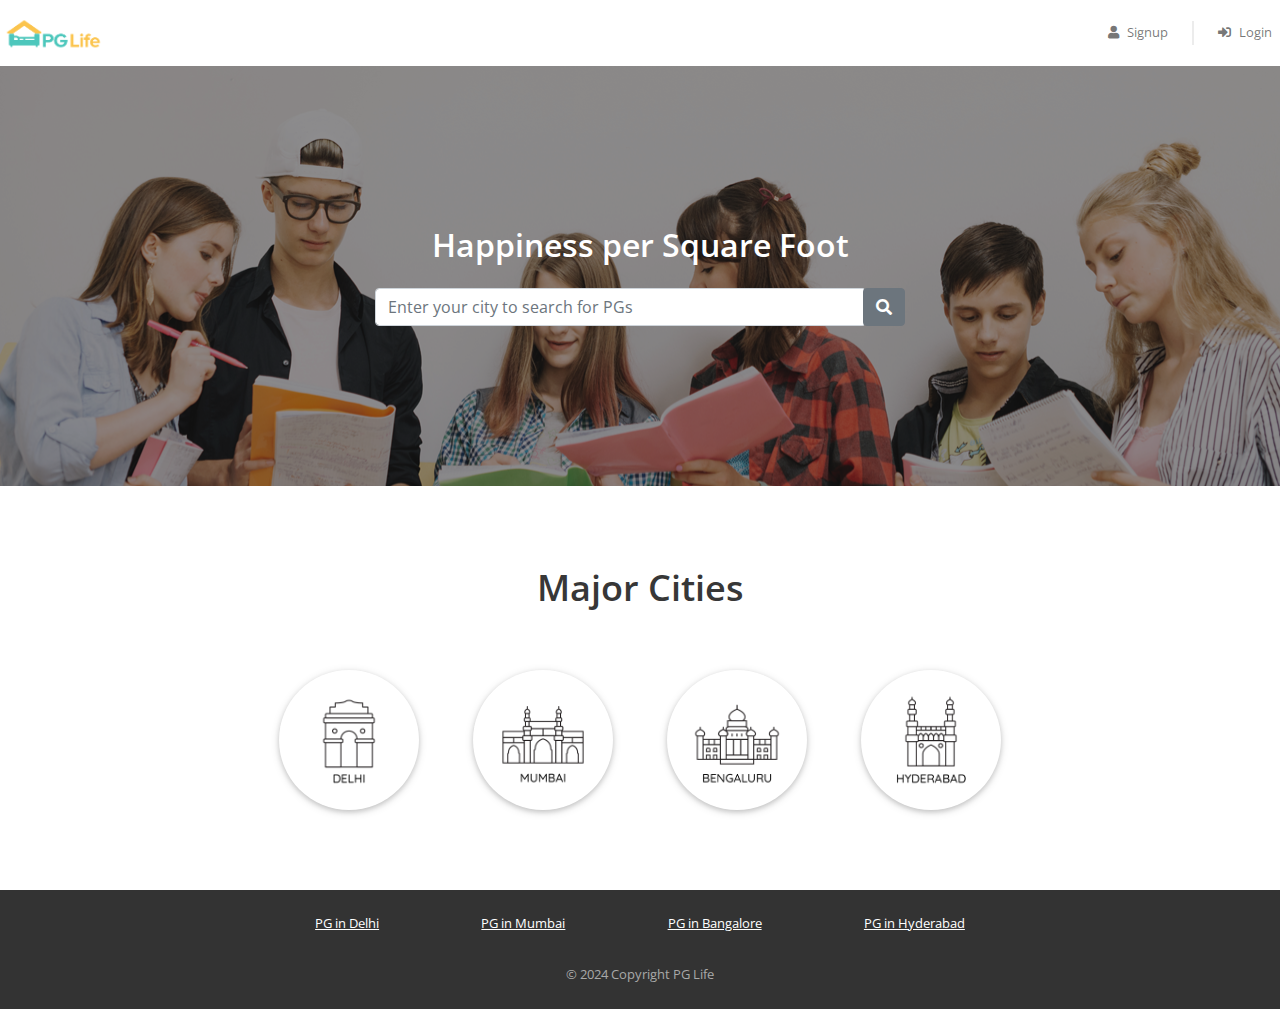
<file: index.html>
<!DOCTYPE html>
<html lang="en">

<head>
    <meta name="viewport" content="width=device-width, initial-scale=1">
    <title>Welcome | PG Life</title>

    <link href="css/bootstrap.css" rel="stylesheet" />
    <link href="https://use.fontawesome.com/releases/v5.11.2/css/all.css" rel="stylesheet" />
    <link href="https://fonts.googleapis.com/css2?family=Open+Sans:ital,wght@0,300;0,400;0,600;0,700;0,800;1,300;1,400;1,600;1,700;1,800&display=swap" rel="stylesheet" />
    <link href="css/common.css" rel="stylesheet" />
    <link href="css/home.css" rel="stylesheet" />
</head>

<body>
    <div class="header sticky-top">
        <nav class="navbar navbar-expand-md navbar-light">
            <a class="navbar-brand" href="index.html">
                <img src="img/logo.png" />
            </a>
            <button class="navbar-toggler" type="button" data-toggle="collapse" data-target="#my-navbar">
                <span class="navbar-toggler-icon"></span>
            </button>

            <div class="collapse navbar-collapse justify-content-end" id="my-navbar">
                <ul class="navbar-nav">
                    <li class="nav-item">
                        <a class="nav-link" href="#" data-toggle="modal" data-target="#signup-modal">
                            <i class="fas fa-user"></i>Signup
                        </a>
                    </li>
                    <div class="nav-vl"></div>
                    <li class="nav-item">
                        <a class="nav-link" href="#" data-toggle="modal" data-target="#login-modal">
                            <i class="fas fa-sign-in-alt"></i>Login
                        </a>
                    </li>
                </ul>
            </div>
        </nav>
    </div>

    <div id="loading">
    </div>

    <div class="banner-container">
        <h2 class="white pb-3">Happiness per Square Foot</h2>

        <form id="search-form">
            <div class="input-group city-search">
                <input type="text" class="form-control input-city" id='city' name='city' placeholder="Enter your city to search for PGs" />
                <div class="input-group-append">
                    <button type="submit" class="btn btn-secondary">
                        <i class="fa fa-search"></i>
                    </button>
                </div>
            </div>
        </form>
    </div>

    <div class="page-container">
        <h1 class="city-heading">
            Major Cities
        </h1>
        <div class="row">
            <div class="city-card-container col-md">
                <a href="property_list.html">
                    <div class="city-card rounded-circle">
                        <img src="img/delhi.png" class="city-img" />
                    </div>
                </a>
            </div>

            <div class="city-card-container col-md">
                <a href="property_list.html">
                    <div class="city-card rounded-circle">
                        <img src="img/mumbai.png" class="city-img" />
                    </div>
                </a>
            </div>

            <div class="city-card-container col-md">
                <a href="property_list.html">
                    <div class="city-card rounded-circle">
                        <img src="img/bangalore.png" class="city-img" />
                    </div>
                </a>
            </div>

            <div class="city-card-container col-md">
                <a href="property_list.html">
                    <div class="city-card rounded-circle">
                        <img src="img/hyderabad.png" class="city-img" />
                    </div>
                </a>
            </div>
        </div>
    </div>

    <div class="modal fade" id="signup-modal" tabindex="-1" role="dialog" aria-labelledby="signup-heading" aria-hidden="true">
        <div class="modal-dialog" role="document">
            <div class="modal-content">
                <div class="modal-header">
                    <h5 class="modal-title" id="signup-heading">Signup with PGLife</h5>
                    <button type="button" class="close" data-dismiss="modal" aria-label="Close">
                        <span aria-hidden="true">&times;</span>
                    </button>
                </div>

                <div class="modal-body">
                    <form id="signup-form" class="form" role="form">
                        <div class="input-group form-group">
                            <div class="input-group-prepend">
                                <span class="input-group-text">
                                    <i class="fas fa-user"></i>
                                </span>
                            </div>
                            <input type="text" class="form-control" name="full_name" placeholder="Full Name" maxlength="30" required>
                        </div>

                        <div class="input-group form-group">
                            <div class="input-group-prepend">
                                <span class="input-group-text">
                                    <i class="fas fa-phone-alt"></i>
                                </span>
                            </div>
                            <input type="text" class="form-control" name="phone" placeholder="Phone Number" maxlength="10" minlength="10" required>
                        </div>

                        <div class="input-group form-group">
                            <div class="input-group-prepend">
                                <span class="input-group-text">
                                    <i class="fas fa-envelope"></i>
                                </span>
                            </div>
                            <input type="email" class="form-control" name="email" placeholder="Email" required>
                        </div>

                        <div class="input-group form-group">
                            <div class="input-group-prepend">
                                <span class="input-group-text">
                                    <i class="fas fa-lock"></i>
                                </span>
                            </div>
                            <input type="password" class="form-control" name="password" placeholder="Password" minlength="6" required>
                        </div>

                        <div class="input-group form-group">
                            <div class="input-group-prepend">
                                <span class="input-group-text">
                                    <i class="fas fa-university"></i>
                                </span>
                            </div>
                            <input type="text" class="form-control" name="college_name" placeholder="College Name" maxlength="150" required>
                        </div>

                        <div class="form-group">
                            <span>I'm a</span>
                            <input type="radio" class="ml-3" id="gender-male" name="gender" value="male" /> Male
                            <label for="gender-male">
                            </label>
                            <input type="radio" class="ml-3" id="gender-female" name="gender" value="female" />
                            <label for="gender-female">
                                Female
                            </label>
                        </div>

                        <div class="form-group">
                            <button type="submit" class="btn btn-block btn-primary">Create Account</button>
                        </div>
                    </form>
                </div>

                <div class="modal-footer">
                    <span>Already have an account?
                        <a href="#" data-dismiss="modal" data-toggle="modal" data-target="#login-modal">Login</a>
                    </span>
                </div>
            </div>
        </div>
    </div>

    <div class="modal fade" id="login-modal" tabindex="-1" role="dialog" aria-labelledby="login-heading" aria-hidden="true">
        <div class="modal-dialog modal-dialog-centered" role="document">
            <div class="modal-content">
                <div class="modal-header">
                    <h5 class="modal-title" id="login-heading">Login with PGLife</h5>
                    <button type="button" class="close" data-dismiss="modal" aria-label="Close">
                        <span aria-hidden="true">&times;</span>
                    </button>
                </div>

                <div class="modal-body">
                    <form id="login-form" class="form" role="form">
                        <div class="input-group form-group">
                            <div class="input-group-prepend">
                                <span class="input-group-text">
                                    <i class="fas fa-user"></i>
                                </span>
                            </div>
                            <input type="email" class="form-control" name="email" placeholder="Email" required>
                        </div>

                        <div class="input-group form-group">
                            <div class="input-group-prepend">
                                <span class="input-group-text">
                                    <i class="fas fa-lock"></i>
                                </span>
                            </div>
                            <input type="password" class="form-control" name="password" placeholder="Password" minlength="6" required>
                        </div>

                        <div class="form-group">
                            <button type="submit" class="btn btn-block btn-primary">Login</button>
                        </div>
                    </form>
                </div>

                <div class="modal-footer">
                    <span>
                        <a href="#" data-dismiss="modal" data-toggle="modal" data-target="#signup-modal">Click here</a>
                        to register a new account
                    </span>
                </div>
            </div>
        </div>
    </div>

    <div class="footer">
        <div class="page-container footer-container">
            <div class="footer-cities">
                <div class="footer-city">
                    <a href="property_list.html">PG in Delhi</a>
                </div>
                <div class="footer-city">
                    <a href="property_list.html">PG in Mumbai</a>
                </div>
                <div class="footer-city">
                    <a href="property_list.html">PG in Bangalore</a>
                </div>
                <div class="footer-city">
                    <a href="property_list.html">PG in Hyderabad</a>
                </div>
            </div>
            <div class="footer-copyright">© 2024 Copyright PG Life </div>
        </div>
    </div>

    <script type="text/javascript" src="js/jquery.js"></script>
    <script type="text/javascript" src="js/bootstrap.min.js"></script>

    
</body>

</html>
</file>
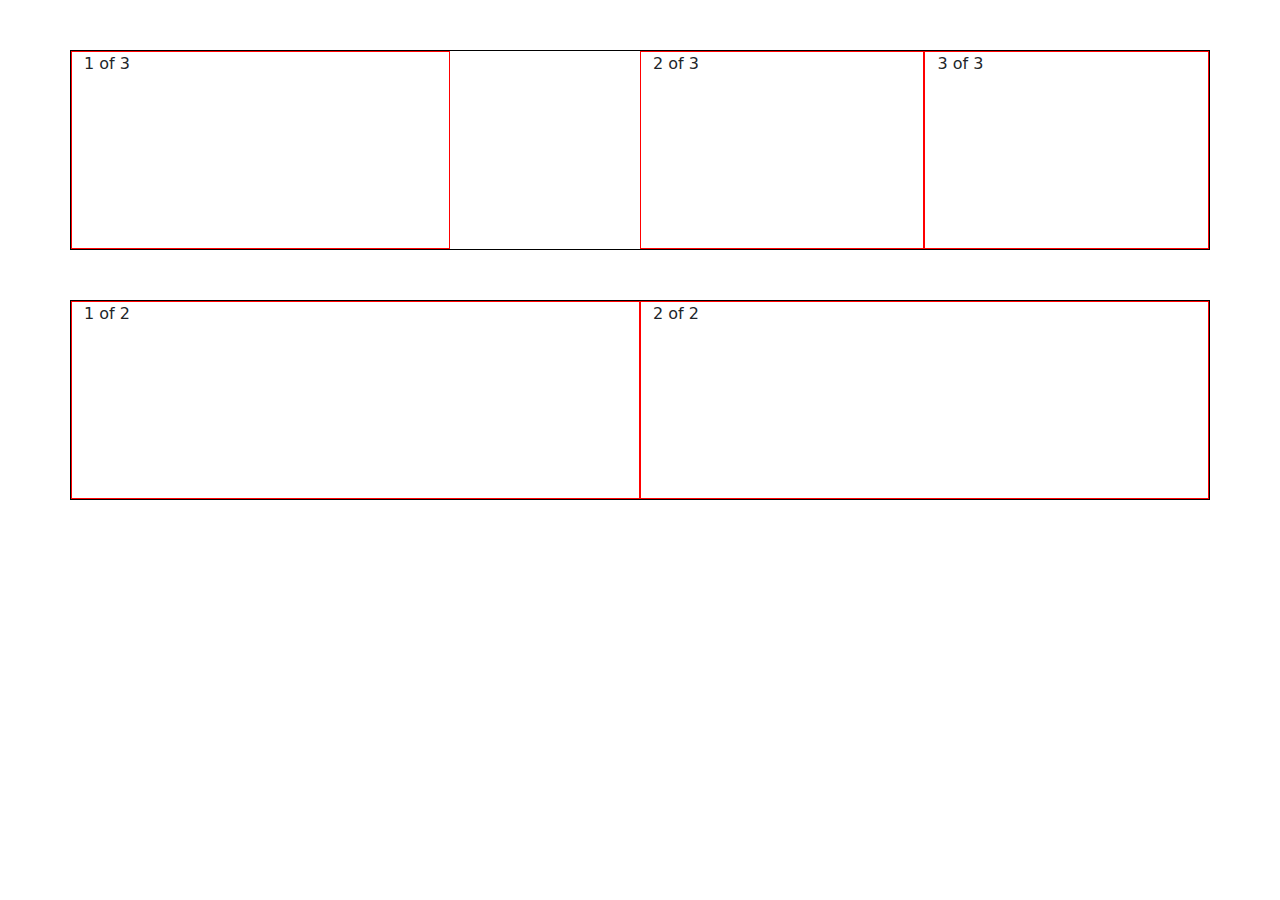
<file: bootstrap_example/index.html>
<! DOCTYPE html>
<html>
    <head>
       <meta name="viewport" content="width=device-width, initial-scale=1">
        <link rel="stylesheet" href="bootstrap.min.css" type="text/css" />
        <link rel="stylesheet" href="style.css" type="text/css" />
    </head>
    <body>
        <div class="container">
            <div class="row">
                <div class="col-4">
                    1 of 3
                </div>
                <div class="col-3 offset-2">
                    2 of 3
                </div>
                <div class="col-3">
                    3 of 3
                </div>
            </div>
            <div class="row">
                <div class="col-6">
                    1 of 2
                </div>
                <div class="col-6">
                    2 of 2
                </div>
            </div>
        </div>
    </body>
</html>
</file>
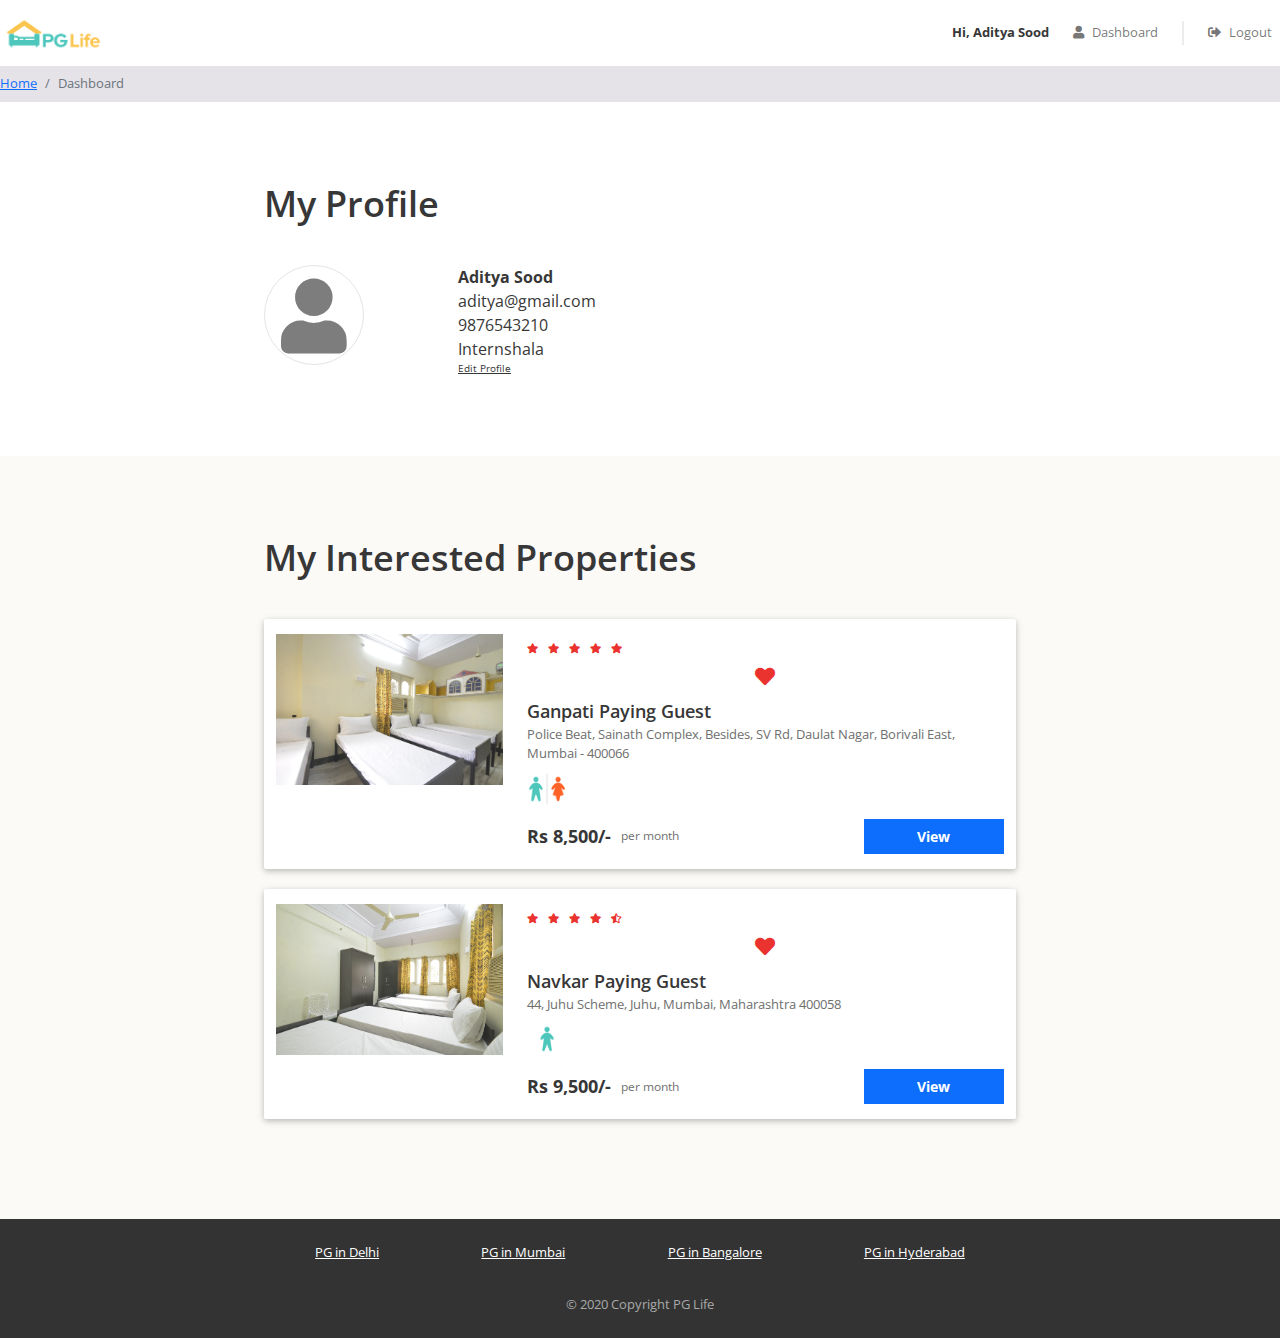
<file: dashboard.html>
<!DOCTYPE html>
<html lang="en">

<head>
    <meta name="viewport" content="width=device-width, initial-scale=1">
    <title>Dashboard | PG Life</title>

    <link href="css/bootstrap.min.css" rel="stylesheet" />
    <link href="https://use.fontawesome.com/releases/v5.11.2/css/all.css" rel="stylesheet" />
    <link href="https://fonts.googleapis.com/css2?family=Open+Sans:ital,wght@0,300;0,400;0,600;0,700;0,800;1,300;1,400;1,600;1,700;1,800&display=swap" rel="stylesheet" />
    <link href="css/common.css" rel="stylesheet" />
    <link href="css/dashboard.css" rel="stylesheet" />
</head>

<body>
<div class="header sticky-top">
        <nav class="navbar navbar-expand-md navbar-light">
            <a class="navbar-brand" href="index.html">
                <img src="img/logo.png" />
            </a>
            <button class="navbar-toggler" type="button" data-toggle="collapse" data-target="#my-navbar">
                <span class="navbar-toggler-icon"></span>
            </button>

            <div class="collapse navbar-collapse justify-content-end" id="my-navbar">
                <ul class="navbar-nav">
                    <div class='nav-name'>
                        Hi, Aditya Sood
                    </div>
                    <li class="nav-item">
                        <a class="nav-link" href="dashboard.html">
                            <i class="fas fa-user"></i>Dashboard
                        </a>
                    </li>
                    <div class="nav-vl"></div>
                    <li class="nav-item">
                        <a class="nav-link" href="#">
                            <i class="fas fa-sign-out-alt"></i>Logout
                        </a>
                    </li>
                </ul>
            </div>
        </nav>
    </div>

    <div id="loading">
    </div>

    <nav aria-label="breadcrumb">
        <ol class="breadcrumb py-2">
            <li class="breadcrumb-item">
                <a href="index.html">Home</a>
            </li>
            <li class="breadcrumb-item active" aria-current="page">
                Dashboard
            </li>
        </ol>
    </nav>

    <div class="my-profile page-container">
        <h1>My Profile</h1>
        <div class="row">
            <div class="col-md-3 profile-img-container">
                <i class="fas fa-user profile-img"></i>
            </div>
            <div class="col-md-9">
                <div class="row no-gutters justify-content-between align-items-end">
                    <div class="profile">
                        <div class="name">Aditya Sood</div>
                        <div class="email">aditya@gmail.com</div>
                        <div class="phone">9876543210</div>
                        <div class="college">Internshala</div>
                    </div>
                    <div class="edit">
                        <div class="edit-profile">Edit Profile</div>
                    </div>
                </div>
            </div>
        </div>
    </div>

    <div class="my-interested-properties">
        <div class="page-container">
            <h1>My Interested Properties</h1>

            <div class="property-card property-id-1 row">
                <div class="image-container col-md-4">
                    <img src="img/properties/1/eace7b9114fd6046.jpg" />
                </div>
                <div class="content-container col-md-8">
                    <div class="row no-gutters justify-content-between">
                        <div class="star-container" title="4.8">
                            <i class="fas fa-star"></i>
                            <i class="fas fa-star"></i>
                            <i class="fas fa-star"></i>
                            <i class="fas fa-star"></i>
                            <i class="fas fa-star"></i>
                        </div>
                        <div class="interested-container">
                            <i class="is-interested-image fas fa-heart" property_id="1"></i>
                        </div>
                    </div>
                    <div class="detail-container">
                        <div class="property-name">Ganpati Paying Guest</div>
                        <div class="property-address">Police Beat, Sainath Complex, Besides, SV Rd, Daulat Nagar, Borivali East, Mumbai - 400066</div>
                        <div class="property-gender">
                            <img src="img/unisex.png">
                        </div>
                    </div>
                    <div class="row no-gutters">
                        <div class="rent-container col-6">
                            <div class="rent">Rs 8,500/-</div>
                            <div class="rent-unit">per month</div>
                        </div>
                        <div class="button-container col-6">
                            <a href="property_detail.html" class="btn btn-primary">View</a>
                        </div>
                    </div>
                </div>
            </div>

            <div class="property-card property-id-2 row">
                <div class="image-container col-md-4">
                    <img src="img/properties/1/1d4f0757fdb86d5f.jpg" />
                </div>
                <div class="content-container col-md-8">
                    <div class="row no-gutters justify-content-between">
                        <div class="star-container" title="4.5">
                            <i class="fas fa-star"></i>
                            <i class="fas fa-star"></i>
                            <i class="fas fa-star"></i>
                            <i class="fas fa-star"></i>
                            <i class="fas fa-star-half-alt"></i>
                        </div>
                        <div class="interested-container">
                            <i class="is-interested-image fas fa-heart" property_id="2"></i>
                        </div>
                    </div>
                    <div class="detail-container">
                        <div class="property-name">Navkar Paying Guest</div>
                        <div class="property-address">44, Juhu Scheme, Juhu, Mumbai, Maharashtra 400058</div>
                        <div class="property-gender">
                            <img src="img/male.png">
                        </div>
                    </div>
                    <div class="row no-gutters">
                        <div class="rent-container col-6">
                            <div class="rent">Rs 9,500/-</div>
                            <div class="rent-unit">per month</div>
                        </div>
                        <div class="button-container col-6">
                            <a href="property_detail.html" class="btn btn-primary">View</a>
                        </div>
                    </div>
                </div>
            </div>


        </div>
    </div>

    <div class="footer">
        <div class="page-container footer-container">
            <div class="footer-cities">
                <div class="footer-city">
                    <a href="property_list.html">PG in Delhi</a>
                </div>
                <div class="footer-city">
                    <a href="property_list.html">PG in Mumbai</a>
                </div>
                <div class="footer-city">
                    <a href="property_list.html">PG in Bangalore</a>
                </div>
                <div class="footer-city">
                    <a href="property_list.html">PG in Hyderabad</a>
                </div>
            </div>
            <div class="footer-copyright">© 2020 Copyright PG Life </div>
        </div>
    </div>

    <script type="text/javascript" src="js/jquery.js"></script>
    <script type="text/javascript" src="js/bootstrap.min.js"></script>
</body>

</html>
</file>
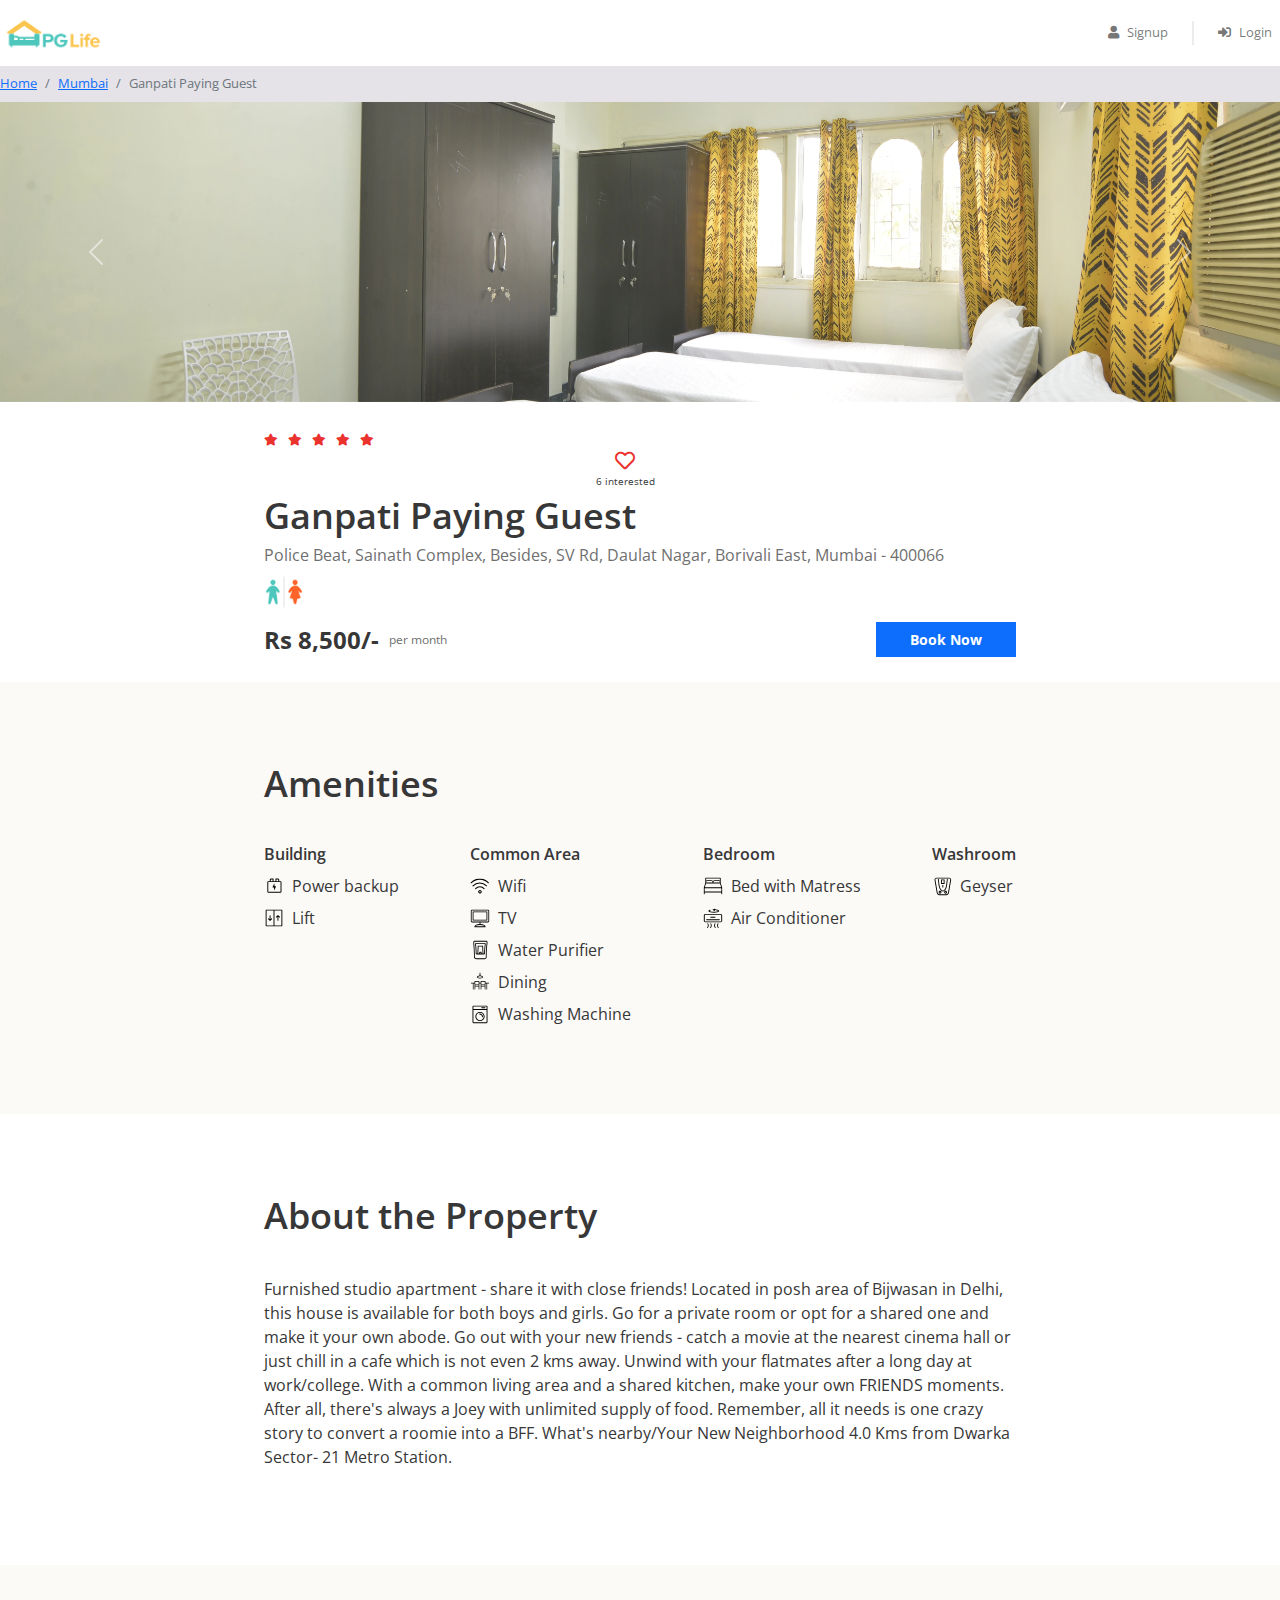
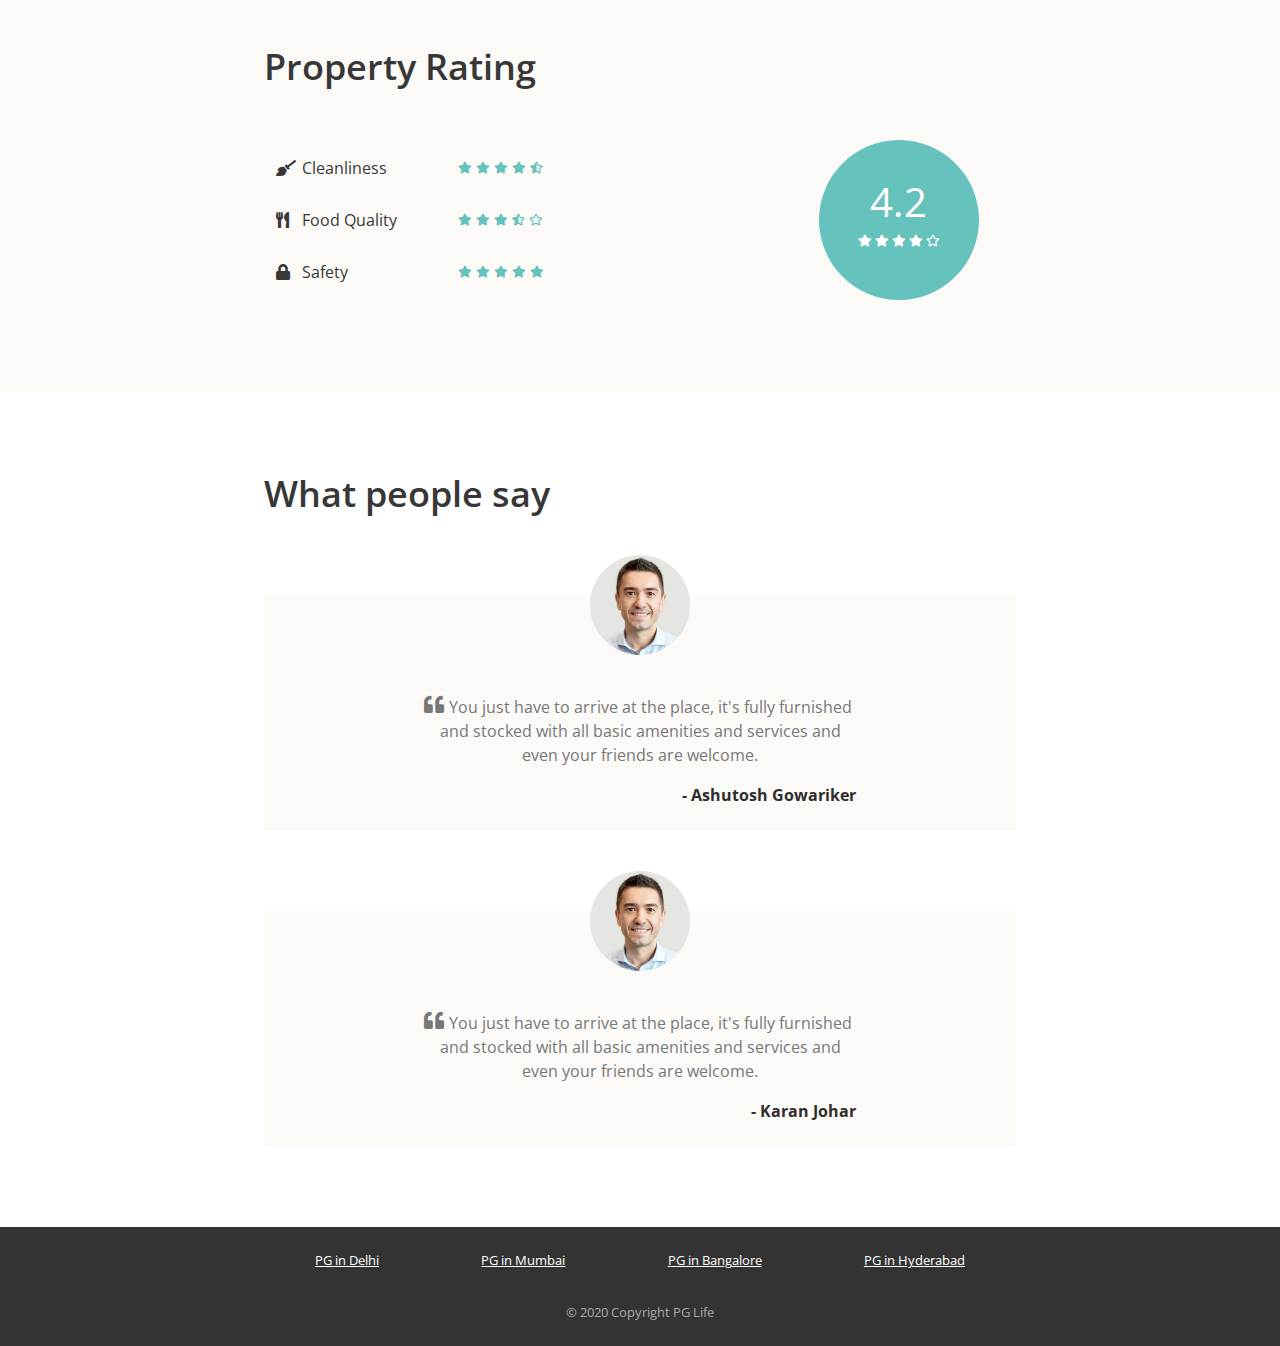
<file: property_detail.html>
<!DOCTYPE html>
<html lang="en">

<head>
    <meta name="viewport" content="width=device-width, initial-scale=1">
    <title>Ganpati Paying Guest | PG Life</title>

    <link href="css/bootstrap.min.css" rel="stylesheet" />
    <link href="https://use.fontawesome.com/releases/v5.11.2/css/all.css" rel="stylesheet" />
    <link href="https://fonts.googleapis.com/css2?family=Open+Sans:ital,wght@0,300;0,400;0,600;0,700;0,800;1,300;1,400;1,600;1,700;1,800&display=swap" rel="stylesheet" />
    <link href="css/common.css" rel="stylesheet" />
    <link href="css/property_detail.css" rel="stylesheet" />
</head>

<body>
    <div class="header sticky-top">
        <nav class="navbar navbar-expand-md navbar-light">
            <a class="navbar-brand" href="index.html">
                <img src="img/logo.png" />
            </a>
            <button class="navbar-toggler" type="button" data-toggle="collapse" data-target="#my-navbar">
                <span class="navbar-toggler-icon"></span>
            </button>

            <div class="collapse navbar-collapse justify-content-end" id="my-navbar">
                <ul class="navbar-nav">
                    <li class="nav-item">
                        <a class="nav-link" href="#" data-toggle="modal" data-target="#signup-modal">
                            <i class="fas fa-user"></i>Signup
                        </a>
                    </li>
                    <div class="nav-vl"></div>
                    <li class="nav-item">
                        <a class="nav-link" href="#" data-toggle="modal" data-target="#login-modal">
                            <i class="fas fa-sign-in-alt"></i>Login
                        </a>
                    </li>
                </ul>
            </div>
        </nav>
    </div>

    <div id="loading">
    </div>

    <nav aria-label="breadcrumb">
        <ol class="breadcrumb py-2">
            <li class="breadcrumb-item">
                <a href="index.html">Home</a>
            </li>
            <li class="breadcrumb-item">
                <a href="property_list.html">Mumbai</a>
            </li>
            <li class="breadcrumb-item active" aria-current="page">
                Ganpati Paying Guest
            </li>
        </ol>
    </nav>

    <div id="property-images" class="carousel slide" data-ride="carousel">
        <ol class="carousel-indicators">
            <li data-target="#property-images" data-slide-to="0" class="active"></li>
            <li data-target="#property-images" data-slide-to="1" class=""></li>
            <li data-target="#property-images" data-slide-to="2" class=""></li>
        </ol>
        <div class="carousel-inner">
            <div class="carousel-item active">
                <img class="d-block w-100" src="img/properties/1/1d4f0757fdb86d5f.jpg" alt="slide">
            </div>
            <div class="carousel-item">
                <img class="d-block w-100" src="img/properties/1/46ebbb537aa9fb0a.jpg" alt="slide">
            </div>
            <div class="carousel-item">
                <img class="d-block w-100" src="img/properties/1/eace7b9114fd6046.jpg" alt="slide">
            </div>
        </div>
        <a class="carousel-control-prev" href="#property-images" role="button" data-slide="prev">
            <span class="carousel-control-prev-icon" aria-hidden="true"></span>
            <span class="sr-only">Previous</span>
        </a>
        <a class="carousel-control-next" href="#property-images" role="button" data-slide="next">
            <span class="carousel-control-next-icon" aria-hidden="true"></span>
            <span class="sr-only">Next</span>
        </a>
    </div>

    <div class="property-summary page-container">
        <div class="row no-gutters justify-content-between">
            <div class="star-container" title="4.8">
                <i class="fas fa-star"></i>
                <i class="fas fa-star"></i>
                <i class="fas fa-star"></i>
                <i class="fas fa-star"></i>
                <i class="fas fa-star"></i>
            </div>
            <div class="interested-container">
                <i class="is-interested-image far fa-heart"></i>
                <div class="interested-text">
                    <span class="interested-user-count">6</span> interested
                </div>
            </div>
        </div>
        <div class="detail-container">
            <div class="property-name">Ganpati Paying Guest</div>
            <div class="property-address">Police Beat, Sainath Complex, Besides, SV Rd, Daulat Nagar, Borivali East, Mumbai - 400066</div>
            <div class="property-gender">
                <img src="img/unisex.png" />
            </div>
        </div>
        <div class="row no-gutters">
            <div class="rent-container col-6">
                <div class="rent">Rs 8,500/-</div>
                <div class="rent-unit">per month</div>
            </div>
            <div class="button-container col-6">
                <a href="#" class="btn btn-primary">Book Now</a>
            </div>
        </div>
    </div>

    <div class="property-amenities">
        <div class="page-container">
            <h1>Amenities</h1>
            <div class="row justify-content-between">
                <div class="col-md-auto">
                    <h5>Building</h5>
                    <div class="amenity-container">
                        <img src="img/amenities/powerbackup.svg">
                        <span>Power backup</span>
                    </div>
                    <div class="amenity-container">
                        <img src="img/amenities/lift.svg">
                        <span>Lift</span>
                    </div>
                </div>

                <div class="col-md-auto">
                    <h5>Common Area</h5>
                    <div class="amenity-container">
                        <img src="img/amenities/wifi.svg">
                        <span>Wifi</span>
                    </div>
                    <div class="amenity-container">
                        <img src="img/amenities/tv.svg">
                        <span>TV</span>
                    </div>
                    <div class="amenity-container">
                        <img src="img/amenities/rowater.svg">
                        <span>Water Purifier</span>
                    </div>
                    <div class="amenity-container">
                        <img src="img/amenities/dining.svg">
                        <span>Dining</span>
                    </div>
                    <div class="amenity-container">
                        <img src="img/amenities/washingmachine.svg">
                        <span>Washing Machine</span>
                    </div>
                </div>

                <div class="col-md-auto">
                    <h5>Bedroom</h5>
                    <div class="amenity-container">
                        <img src="img/amenities/bed.svg">
                        <span>Bed with Matress</span>
                    </div>
                    <div class="amenity-container">
                        <img src="img/amenities/ac.svg">
                        <span>Air Conditioner</span>
                    </div>
                </div>

                <div class="col-md-auto">
                    <h5>Washroom</h5>
                    <div class="amenity-container">
                        <img src="img/amenities/geyser.svg">
                        <span>Geyser</span>
                    </div>
                </div>
            </div>
        </div>
    </div>

    <div class="property-about page-container">
        <h1>About the Property</h1>
        <p>Furnished studio apartment - share it with close friends! Located in posh area of Bijwasan in Delhi, this house is available for both boys and girls. Go for a private room or opt for a shared one and make it your own abode. Go out with your new friends - catch a movie at the nearest cinema hall or just chill in a cafe which is not even 2 kms away. Unwind with your flatmates after a long day at work/college. With a common living area and a shared kitchen, make your own FRIENDS moments. After all, there's always a Joey with unlimited supply of food. Remember, all it needs is one crazy story to convert a roomie into a BFF. What's nearby/Your New Neighborhood 4.0 Kms from Dwarka Sector- 21 Metro Station.</p>
    </div>

    <div class="property-rating">
        <div class="page-container">
            <h1>Property Rating</h1>
            <div class="row align-items-center justify-content-between">
                <div class="col-md-6">
                    <div class="rating-criteria row">
                        <div class="col-6">
                            <i class="rating-criteria-icon fas fa-broom"></i>
                            <span class="rating-criteria-text">Cleanliness</span>
                        </div>
                        <div class="rating-criteria-star-container col-6" title="4.3">
                            <i class="fas fa-star"></i>
                            <i class="fas fa-star"></i>
                            <i class="fas fa-star"></i>
                            <i class="fas fa-star"></i>
                            <i class="fas fa-star-half-alt"></i>
                        </div>
                    </div>

                    <div class="rating-criteria row">
                        <div class="col-6">
                            <i class="rating-criteria-icon fas fa-utensils"></i>
                            <span class="rating-criteria-text">Food Quality</span>
                        </div>
                        <div class="rating-criteria-star-container col-6" title="3.4">
                            <i class="fas fa-star"></i>
                            <i class="fas fa-star"></i>
                            <i class="fas fa-star"></i>
                            <i class="fas fa-star-half-alt"></i>
                            <i class="far fa-star"></i>
                        </div>
                    </div>

                    <div class="rating-criteria row">
                        <div class="col-6">
                            <i class="rating-criteria-icon fa fa-lock"></i>
                            <span class="rating-criteria-text">Safety</span>
                        </div>
                        <div class="rating-criteria-star-container col-6" title="4.8">
                            <i class="fas fa-star"></i>
                            <i class="fas fa-star"></i>
                            <i class="fas fa-star"></i>
                            <i class="fas fa-star"></i>
                            <i class="fas fa-star"></i>
                        </div>
                    </div>
                </div>

                <div class="col-md-4">
                    <div class="rating-circle">
                        <div class="total-rating">4.2</div>
                        <div class="rating-circle-star-container">
                            <i class="fas fa-star"></i>
                            <i class="fas fa-star"></i>
                            <i class="fas fa-star"></i>
                            <i class="fas fa-star"></i>
                            <i class="far fa-star"></i>
                        </div>
                    </div>
                </div>
            </div>
        </div>
    </div>

    <div class="property-testimonials page-container">
        <h1>What people say</h1>
        <div class="testimonial-block">
            <div class="testimonial-image-container">
                <img class="testimonial-img" src="img/man.png">
            </div>
            <div class="testimonial-text">
                <i class="fa fa-quote-left" aria-hidden="true"></i>
                <p>You just have to arrive at the place, it's fully furnished and stocked with all basic amenities and services and even your friends are welcome.</p>
            </div>
            <div class="testimonial-name">- Ashutosh Gowariker</div>
        </div>
        <div class="testimonial-block">
            <div class="testimonial-image-container">
                <img class="testimonial-img" src="img/man.png">
            </div>
            <div class="testimonial-text">
                <i class="fa fa-quote-left" aria-hidden="true"></i>
                <p>You just have to arrive at the place, it's fully furnished and stocked with all basic amenities and services and even your friends are welcome.</p>
            </div>
            <div class="testimonial-name">- Karan Johar</div>
        </div>
    </div>

    <div class="modal fade" id="signup-modal" tabindex="-1" role="dialog" aria-labelledby="signup-heading" aria-hidden="true">
        <div class="modal-dialog" role="document">
            <div class="modal-content">
                <div class="modal-header">
                    <h5 class="modal-title" id="signup-heading">Signup with PGLife</h5>
                    <button type="button" class="close" data-dismiss="modal" aria-label="Close">
                        <span aria-hidden="true">&times;</span>
                    </button>
                </div>

                <div class="modal-body">
                    <form id="signup-form" class="form" role="form">
                        <div class="input-group form-group">
                            <div class="input-group-prepend">
                                <span class="input-group-text">
                                    <i class="fas fa-user"></i>
                                </span>
                            </div>
                            <input type="text" class="form-control" name="full_name" placeholder="Full Name" maxlength="30" required>
                        </div>

                        <div class="input-group form-group">
                            <div class="input-group-prepend">
                                <span class="input-group-text">
                                    <i class="fas fa-phone-alt"></i>
                                </span>
                            </div>
                            <input type="text" class="form-control" name="phone" placeholder="Phone Number" maxlength="10" minlength="10" required>
                        </div>

                        <div class="input-group form-group">
                            <div class="input-group-prepend">
                                <span class="input-group-text">
                                    <i class="fas fa-envelope"></i>
                                </span>
                            </div>
                            <input type="email" class="form-control" name="email" placeholder="Email" required>
                        </div>

                        <div class="input-group form-group">
                            <div class="input-group-prepend">
                                <span class="input-group-text">
                                    <i class="fas fa-lock"></i>
                                </span>
                            </div>
                            <input type="password" class="form-control" name="password" placeholder="Password" minlength="6" required>
                        </div>

                        <div class="input-group form-group">
                            <div class="input-group-prepend">
                                <span class="input-group-text">
                                    <i class="fas fa-university"></i>
                                </span>
                            </div>
                            <input type="text" class="form-control" name="college_name" placeholder="College Name" maxlength="150" required>
                        </div>

                        <div class="form-group">
                            <span>I'm a</span>
                            <input type="radio" class="ml-3" id="gender-male" name="gender" value="male" /> Male
                            <label for="gender-male">
                            </label>
                            <input type="radio" class="ml-3" id="gender-female" name="gender" value="female" />
                            <label for="gender-female">
                                Female
                            </label>
                        </div>

                        <div class="form-group">
                            <button type="submit" class="btn btn-block btn-primary">Create Account</button>
                        </div>
                    </form>
                </div>

                <div class="modal-footer">
                    <span>Already have an account?
                        <a href="#" data-dismiss="modal" data-toggle="modal" data-target="#login-modal">Login</a>
                    </span>
                </div>
            </div>
        </div>
    </div>

    <div class="modal fade" id="login-modal" tabindex="-1" role="dialog" aria-labelledby="login-heading" aria-hidden="true">
        <div class="modal-dialog modal-dialog-centered" role="document">
            <div class="modal-content">
                <div class="modal-header">
                    <h5 class="modal-title" id="login-heading">Login with PGLife</h5>
                    <button type="button" class="close" data-dismiss="modal" aria-label="Close">
                        <span aria-hidden="true">&times;</span>
                    </button>
                </div>

                <div class="modal-body">
                    <form id="login-form" class="form" role="form">
                        <div class="input-group form-group">
                            <div class="input-group-prepend">
                                <span class="input-group-text">
                                    <i class="fas fa-user"></i>
                                </span>
                            </div>
                            <input type="email" class="form-control" name="email" placeholder="Email" required>
                        </div>

                        <div class="input-group form-group">
                            <div class="input-group-prepend">
                                <span class="input-group-text">
                                    <i class="fas fa-lock"></i>
                                </span>
                            </div>
                            <input type="password" class="form-control" name="password" placeholder="Password" minlength="6" required>
                        </div>

                        <div class="form-group">
                            <button type="submit" class="btn btn-block btn-primary">Login</button>
                        </div>
                    </form>
                </div>

                <div class="modal-footer">
                    <span>
                        <a href="#" data-dismiss="modal" data-toggle="modal" data-target="#signup-modal">Click here</a>
                        to register a new account
                    </span>
                </div>
            </div>
        </div>
    </div>

    <div class="footer">
        <div class="page-container footer-container">
            <div class="footer-cities">
                <div class="footer-city">
                    <a href="property_list.html">PG in Delhi</a>
                </div>
                <div class="footer-city">
                    <a href="property_list.html">PG in Mumbai</a>
                </div>
                <div class="footer-city">
                    <a href="property_list.html">PG in Bangalore</a>
                </div>
                <div class="footer-city">
                    <a href="property_list.html">PG in Hyderabad</a>
                </div>
            </div>
            <div class="footer-copyright">© 2020 Copyright PG Life </div>
        </div>
    </div>

    <script type="text/javascript" src="js/jquery.js"></script>
    <script type="text/javascript" src="js/bootstrap.min.js"></script>
</body>

</html>
</file>
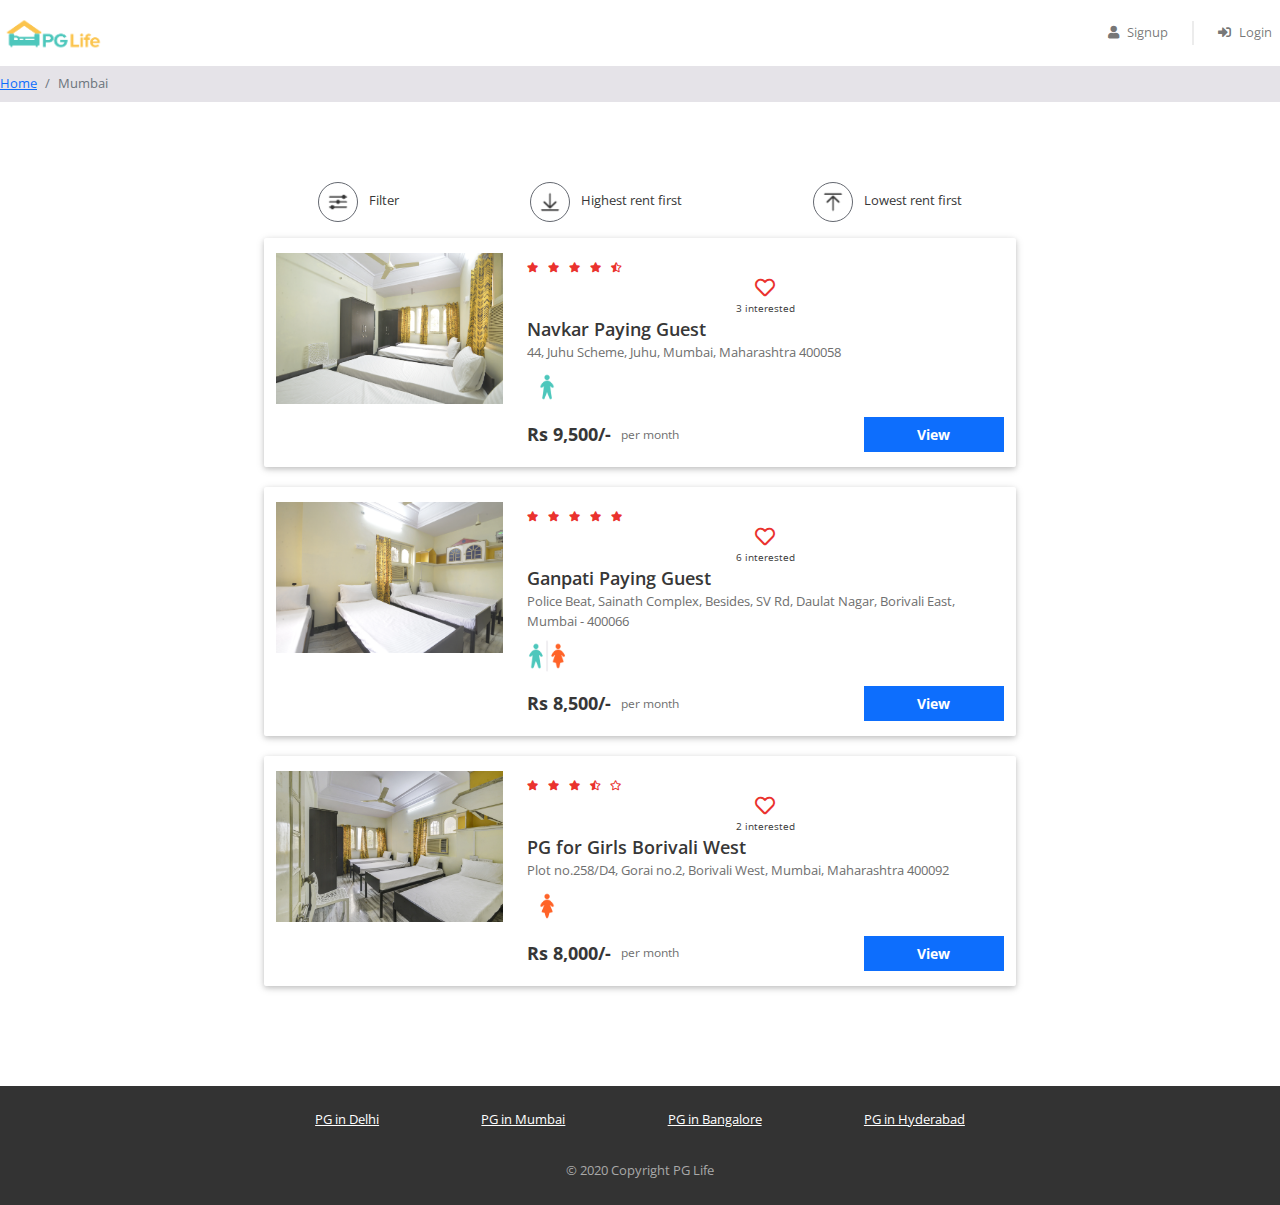
<file: property_list.html>
<!DOCTYPE html>
<html lang="en">

<head>
    <meta name="viewport" content="width=device-width, initial-scale=1">
    <title>Best PG's in Mumbai | PG Life</title>

    <link href="css/bootstrap.min.css" rel="stylesheet" />
    <link href="https://use.fontawesome.com/releases/v5.11.2/css/all.css" rel="stylesheet" />
    <link href="https://fonts.googleapis.com/css2?family=Open+Sans:ital,wght@0,300;0,400;0,600;0,700;0,800;1,300;1,400;1,600;1,700;1,800&display=swap" rel="stylesheet" />
    <link href="css/common.css" rel="stylesheet" />
    <link href="css/property_list.css" rel="stylesheet" />
</head>

<body>
    <div class="header sticky-top">
        <nav class="navbar navbar-expand-md navbar-light">
            <a class="navbar-brand" href="index.html">
                <img src="img/logo.png" />
            </a>
            <button class="navbar-toggler" type="button" data-toggle="collapse" data-target="#my-navbar">
                <span class="navbar-toggler-icon"></span>
            </button>

            <div class="collapse navbar-collapse justify-content-end" id="my-navbar">
                <ul class="navbar-nav">
                    <li class="nav-item">
                        <a class="nav-link" href="#" data-toggle="modal" data-target="#signup-modal">
                            <i class="fas fa-user"></i>Signup
                        </a>
                    </li>
                    <div class="nav-vl"></div>
                    <li class="nav-item">
                        <a class="nav-link" href="#" data-toggle="modal" data-target="#login-modal">
                            <i class="fas fa-sign-in-alt"></i>Login
                        </a>
                    </li>
                </ul>
            </div>
        </nav>
    </div>

    <div id="loading">
    </div>

    <nav aria-label="breadcrumb">
        <ol class="breadcrumb py-2">
            <li class="breadcrumb-item">
                <a href="index.html">Home</a>
            </li>
            <li class="breadcrumb-item active" aria-current="page">
                Mumbai
            </li>
        </ol>
    </nav>

    <div class="page-container">
        <div class="filter-bar row justify-content-around">
            <div class="col-auto" data-toggle="modal" data-target="#filter-modal">
                <img src="img/filter.png" alt="filter" />
                <span>Filter</span>
            </div>
            <div class="col-auto">
                <img src="img/desc.png" alt="sort-desc" />
                <span>Highest rent first</span>
            </div>
            <div class="col-auto">
                <img src="img/asc.png" alt="sort-asc" />
                <span>Lowest rent first</span>
            </div>
        </div>

        
        <div class="property-card row">
            <div class="image-container col-md-4">
                <img src="img/properties/1/1d4f0757fdb86d5f.jpg" />
            </div>
            <div class="content-container col-md-8">
                <div class="row no-gutters justify-content-between">
                    <div class="star-container" title="4.5">
                        <i class="fas fa-star"></i>
                        <i class="fas fa-star"></i>
                        <i class="fas fa-star"></i>
                        <i class="fas fa-star"></i>
                        <i class="fas fa-star-half-alt"></i>
                    </div>
                    <div class="interested-container">
                        <i class="far fa-heart"></i>
                        <div class="interested-text">3 interested</div>
                    </div>
                </div>
                <div class="detail-container">
                    <div class="property-name">Navkar Paying Guest</div>
                    <div class="property-address">44, Juhu Scheme, Juhu, Mumbai, Maharashtra 400058</div>
                    <div class="property-gender">
                        <img src="img/male.png" />
                    </div>
                </div>
                <div class="row no-gutters">
                    <div class="rent-container col-6">
                        <div class="rent">Rs 9,500/-</div>
                        <div class="rent-unit">per month</div>
                    </div>
                    <div class="button-container col-6">
                        <a href="property_detail.html" class="btn btn-primary">View</a>
                    </div>
                </div>
            </div>
        </div>

        <div class="property-card row">
            <div class="image-container col-md-4">
                <img src="img/properties/1/eace7b9114fd6046.jpg" />
            </div>
            <div class="content-container col-md-8">
                <div class="row no-gutters justify-content-between">
                    <div class="star-container" title="4.8">
                        <i class="fas fa-star"></i>
                        <i class="fas fa-star"></i>
                        <i class="fas fa-star"></i>
                        <i class="fas fa-star"></i>
                        <i class="fas fa-star"></i>
                    </div>
                    <div class="interested-container">
                        <i class="far fa-heart"></i>
                        <div class="interested-text">6 interested</div>
                    </div>
                </div>
                <div class="detail-container">
                    <div class="property-name">Ganpati Paying Guest</div>
                    <div class="property-address">Police Beat, Sainath Complex, Besides, SV Rd, Daulat Nagar, Borivali East, Mumbai - 400066</div>
                    <div class="property-gender">
                        <img src="img/unisex.png" />
                    </div>
                </div>
                <div class="row no-gutters">
                    <div class="rent-container col-6">
                        <div class="rent">Rs 8,500/-</div>
                        <div class="rent-unit">per month</div>
                    </div>
                    <div class="button-container col-6">
                        <a href="property_detail.html" class="btn btn-primary">View</a>
                    </div>
                </div>
            </div>
        </div>

        <div class="property-card row">
            <div class="image-container col-md-4">
                <img src="img/properties/1/46ebbb537aa9fb0a.jpg" />
            </div>
            <div class="content-container col-md-8">
                <div class="row no-gutters justify-content-between">
                    <div class="star-container" title="3.5">
                        <i class="fas fa-star"></i>
                        <i class="fas fa-star"></i>
                        <i class="fas fa-star"></i>
                        <i class="fas fa-star-half-alt"></i>
                        <i class="far fa-star"></i>
                    </div>
                    <div class="interested-container">
                        <i class="far fa-heart"></i>
                        <div class="interested-text">2 interested</div>
                    </div>
                </div>
                <div class="detail-container">
                    <div class="property-name">PG for Girls Borivali West</div>
                    <div class="property-address">Plot no.258/D4, Gorai no.2, Borivali West, Mumbai, Maharashtra 400092</div>
                    <div class="property-gender">
                        <img src="img/female.png" />
                    </div>
                </div>
                <div class="row no-gutters">
                    <div class="rent-container col-6">
                        <div class="rent">Rs 8,000/-</div>
                        <div class="rent-unit">per month</div>
                    </div>
                    <div class="button-container col-6">
                        <a href="property_detail.html" class="btn btn-primary">View</a>
                    </div>
                </div>
            </div>
        </div>
    </div>

    <div class="modal fade" id="filter-modal" tabindex="-1" role="dialog" aria-labelledby="filter-heading" aria-hidden="true">
        <div class="modal-dialog modal-dialog-centered" role="document">
            <div class="modal-content">
                <div class="modal-header">
                    <h3 class="modal-title" id="filter-heading">Filters</h3>
                    <button type="button" class="close" data-dismiss="modal" aria-label="Close">
                        <span aria-hidden="true">&times;</span>
                    </button>
                </div>

                <div class="modal-body">
                    <h5>Gender</h5>
                    <hr />
                    <div>
                        <button class="btn btn-outline-dark btn-active">
                            No Filter
                        </button>
                        <button class="btn btn-outline-dark">
                            <i class="fas fa-venus-mars"></i>Unisex
                        </button>
                        <button class="btn btn-outline-dark">
                            <i class="fas fa-mars"></i>Male
                        </button>
                        <button class="btn btn-outline-dark">
                            <i class="fas fa-venus"></i>Female
                        </button>
                    </div>
                </div>

                <div class="modal-footer">
                    <button data-dismiss="modal" class="btn btn-success">Okay</button>
                </div>
            </div>
        </div>
    </div>

    <div class="modal fade" id="signup-modal" tabindex="-1" role="dialog" aria-labelledby="signup-heading" aria-hidden="true">
        <div class="modal-dialog" role="document">
            <div class="modal-content">
                <div class="modal-header">
                    <h5 class="modal-title" id="signup-heading">Signup with PGLife</h5>
                    <button type="button" class="close" data-dismiss="modal" aria-label="Close">
                        <span aria-hidden="true">&times;</span>
                    </button>
                </div>

                <div class="modal-body">
                    <form id="signup-form" class="form" role="form">
                        <div class="input-group form-group">
                            <div class="input-group-prepend">
                                <span class="input-group-text">
                                    <i class="fas fa-user"></i>
                                </span>
                            </div>
                            <input type="text" class="form-control" name="full_name" placeholder="Full Name" maxlength="30" required>
                        </div>

                        <div class="input-group form-group">
                            <div class="input-group-prepend">
                                <span class="input-group-text">
                                    <i class="fas fa-phone-alt"></i>
                                </span>
                            </div>
                            <input type="text" class="form-control" name="phone" placeholder="Phone Number" maxlength="10" minlength="10" required>
                        </div>

                        <div class="input-group form-group">
                            <div class="input-group-prepend">
                                <span class="input-group-text">
                                    <i class="fas fa-envelope"></i>
                                </span>
                            </div>
                            <input type="email" class="form-control" name="email" placeholder="Email" required>
                        </div>

                        <div class="input-group form-group">
                            <div class="input-group-prepend">
                                <span class="input-group-text">
                                    <i class="fas fa-lock"></i>
                                </span>
                            </div>
                            <input type="password" class="form-control" name="password" placeholder="Password" minlength="6" required>
                        </div>

                        <div class="input-group form-group">
                            <div class="input-group-prepend">
                                <span class="input-group-text">
                                    <i class="fas fa-university"></i>
                                </span>
                            </div>
                            <input type="text" class="form-control" name="college_name" placeholder="College Name" maxlength="150" required>
                        </div>

                        <div class="form-group">
                            <span>I'm a</span>
                            <input type="radio" class="ml-3" id="gender-male" name="gender" value="male" /> Male
                            <label for="gender-male">
                            </label>
                            <input type="radio" class="ml-3" id="gender-female" name="gender" value="female" />
                            <label for="gender-female">
                                Female
                            </label>
                        </div>

                        <div class="form-group">
                            <button type="submit" class="btn btn-block btn-primary">Create Account</button>
                        </div>
                    </form>
                </div>

                <div class="modal-footer">
                    <span>Already have an account?
                        <a href="#" data-dismiss="modal" data-toggle="modal" data-target="#login-modal">Login</a>
                    </span>
                </div>
            </div>
        </div>
    </div>

    <div class="modal fade" id="login-modal" tabindex="-1" role="dialog" aria-labelledby="login-heading" aria-hidden="true">
        <div class="modal-dialog modal-dialog-centered" role="document">
            <div class="modal-content">
                <div class="modal-header">
                    <h5 class="modal-title" id="login-heading">Login with PGLife</h5>
                    <button type="button" class="close" data-dismiss="modal" aria-label="Close">
                        <span aria-hidden="true">&times;</span>
                    </button>
                </div>

                <div class="modal-body">
                    <form id="login-form" class="form" role="form">
                        <div class="input-group form-group">
                            <div class="input-group-prepend">
                                <span class="input-group-text">
                                    <i class="fas fa-user"></i>
                                </span>
                            </div>
                            <input type="email" class="form-control" name="email" placeholder="Email" required>
                        </div>

                        <div class="input-group form-group">
                            <div class="input-group-prepend">
                                <span class="input-group-text">
                                    <i class="fas fa-lock"></i>
                                </span>
                            </div>
                            <input type="password" class="form-control" name="password" placeholder="Password" minlength="6" required>
                        </div>

                        <div class="form-group">
                            <button type="submit" class="btn btn-block btn-primary">Login</button>
                        </div>
                    </form>
                </div>

                <div class="modal-footer">
                    <span>
                        <a href="#" data-dismiss="modal" data-toggle="modal" data-target="#signup-modal">Click here</a>
                        to register a new account
                    </span>
                </div>
            </div>
        </div>
    </div>

    <div class="footer">
        <div class="page-container footer-container">
            <div class="footer-cities">
                <div class="footer-city">
                    <a href="property_list.html">PG in Delhi</a>
                </div>
                <div class="footer-city">
                    <a href="property_list.html">PG in Mumbai</a>
                </div>
                <div class="footer-city">
                    <a href="property_list.html">PG in Bangalore</a>
                </div>
                <div class="footer-city">
                    <a href="property_list.html">PG in Hyderabad</a>
                </div>
            </div>
            <div class="footer-copyright">© 2020 Copyright PG Life </div>
        </div>
    </div>

    <script type="text/javascript" src="js/jquery.js"></script>
    <script type="text/javascript" src="js/bootstrap.min.js"></script>
</body>

</html>
</file>
<file: css/common.css>
* {
    box-sizing: border-box;
    font-family: 'Open Sans', sans-serif;
}

body {
    color: #373737;
    font-size: 16px;
    position: relative;
}

h1,
h2,
h3,
h4,
h5,
h6 {
    font-weight: 600;
}

h1 {
    font-size: 36px;
    margin-bottom: 40px;
}

@media (max-width: 768px) {
    h1 {
        font-size: 28px;
    }
}

h3 {
    font-size: 24px;
    margin-bottom: 12px;
}

h5 {
    font-size: 16px;
    margin-bottom: 10px;
}

.btn-primary,
.btn-warning,
.btn-danger {
    color: white;
    font-weight: bold;
}

.input-group .input-group-text i {
    width: 14px;
}

input[type="radio"] {
    position: relative;
    top: 1px;
}

.breadcrumb {
    background-color: #e5e3e8;
    font-size: 13px;
    border-radius: 0px;
    margin-bottom: 0px;
}

.container {
    max-width: 920px;
    padding: 0px 20px;
}

.page-container {
    max-width: 800px;
    padding: 80px 24px;
    margin: auto;
}

@media (max-width: 768px) {
    .page-container {
        padding: 64px 24px;
    }
}

.white {
    color: #ffffff;
}

#loading {
    display: none;
    background-color: #666666;
    background-image: url("../img/progress_spinner.gif");
    background-repeat: no-repeat;
    background-position: center;
    opacity: 0.4;
    position: fixed;
    top: 0px;
    right: 0px;
    width: 100%;
    height: 100%;
    z-index: 10000000;
}

/* Login Modal */
#login-modal .modal-dialog {
    width: 350px;
    margin: auto;
}

.modal-footer {
    background-color: #f4f4f4;
    justify-content: center;
}

/* Header */
.header {
    background-color: white;
    font-size: 13px;
}

.header .navbar .navbar-brand img {
    height: 40px;
}

.header .navbar .nav-item i {
    margin-right: 8px;
}

.header .nav-vl {
    border-left: 2px solid #d6d6d678;
    height: 24px;
    margin: auto 16px;
    display: block;
}

@media(max-width:768px) {
    .header .nav-vl {
        display: none;
    }
}

.header .nav-name {
    font-weight: bold;
    margin: auto 16px;
}

@media(max-width:768px) {
    .header .nav-name {
        margin: 8px 0px
    }
}

/* Footer */
.footer {
    background-color: #333333;
    font-size: 13px;
}

.footer-container {
    padding: 24px;
}

.footer-cities {
    display: flex;
    flex-wrap: wrap;
    justify-content: space-around;
}

.footer-city {
    margin-bottom: 8px;
    text-align: center;
}

@media(max-width:768px) {
    .footer-city {
        width: 100%;
    }
}

.footer-city a {
    color: #ffffff;
}

.footer-copyright {
    color: #a9a9a9;
    text-align: center;
    padding-top: 24px;
}
</file>
<file: css/home.css>
.banner-container {
    background-image: url("../img/bg.png");
    background-attachment: fixed;
    box-shadow: inset 0 0 0 2000px #1c1c1c7a;
    text-align: center;
    padding: 160px 15px;
}

@media (max-width: 768px) {
    .banner-container {
        padding: 100px 15px;
    }
}

.city-search {
    max-width: 530px;
    margin: auto;
    position: relative;
}

.city-heading {
    text-align: center;
}

.city-card-container {
    text-align: center;
    margin-top: 20px;
}

.city-card {
    background-color: #ffffff;
    box-shadow: 0 2px 5px 0 rgba(0, 0, 0, 0.16), 0 2px 10px 0 rgba(0, 0, 0, 0.12);
    display: inline-block;
    padding: 20px;
}

.city-card:focus,
.city-card:hover {
    box-shadow: 0 5px 11px 0 rgba(0, 0, 0, 0.18), 0 4px 15px 0 rgba(0, 0, 0, 0.15);
}

.city-img {
    height: 100px;
    width: 100px;
}
</file>
<file: bootstrap_example/style.css>
.row {
    border: solid 1px black;
    margin-top: 50px;
    height: 200px;
}
[class*="col-"], .col {
    border: solid 1px red;
}
</file>
<file: css/dashboard.css>
@media (max-width: 768px) {
    .profile-img-container {
        text-align: center;
        padding-bottom: 32px;
    }
}

.profile-img {
    color: #7d7d7d;
    font-size: 75px;
    text-align: center;
    border: 1px solid #e4e4e4;
    border-radius: 50%;
    height: 100px;
    width: 100px;
    line-height: 100px;
}

.profile .name {
    font-weight: bold;
}

.edit-profile {
    font-size: 10px;
    text-decoration: underline;
    cursor: pointer;
}

.my-interested-properties {
    background-color: #fcfaf7;
}

.property-card {
    background-color: #ffffff;
    border-radius: 2px;
    padding: 15px 0px;
    margin: 20px auto;
    box-shadow: 0 2px 5px 0 rgba(0, 0, 0, 0.16), 0 2px 10px 0 rgba(0, 0, 0, 0.12);
}

.property-card:focus,
.property-card:hover {
    box-shadow: 0 5px 11px 0 rgba(0, 0, 0, 0.18), 0 4px 15px 0 rgba(0, 0, 0, 0.15);
}

.image-container {
    text-align: center;
}

@media (max-width: 768px) {
    .image-container {
        padding-bottom: 12px;
    }
}

.image-container img {
    width: 100%;
    max-width: 300px;
}

.star-container i {
    color: #EA322E;
    font-size: 10px;
    margin-right: 6px;
}

.interested-container {
    text-align: center;
    padding: 8px 16px;
}

.interested-container i {
    color: #EA322E;
    font-size: 20px;
    cursor: pointer;
}

.interested-text {
    font-size: 10px;
}

.detail-container {
    padding-bottom: 10px;
}

.property-name {
    font-size: 18px;
    font-weight: 600;
}

.property-address {
    color: #6f6f6f;
    font-size: 13px;
    padding-bottom: 5px;
}

.property-gender img {
    width: 40px;
}

.rent-container {
    display: flex;
    align-items: center;
}

.rent {
    font-size: 18px;
    font-weight: bold;
    padding-right: 10px;
}

.rent-unit {
    color: #6f6f6f;
    font-size: 12px;
}

.button-container .btn {
    font-size: 14px;
    border-radius: 0px;
    width: 140px;
    float: right;
}
</file>
<file: css/property_detail.css>
.carousel img {
    height: 300px;
    object-fit: cover;
}

.property-summary {
    padding: 24px;
}

.property-amenities,
.property-rating {
    background-color: #fcfaf7;
}

.star-container i {
    color: #EA322E;
    font-size: 12px;
    margin-right: 6px;
}

.interested-container {
    text-align: center;
    padding-right: 42px;
}

@media (max-width: 768px) {
    .interested-container {
        padding-right: 0px;
    }
}

.interested-container i {
    color: #EA322E;
    font-size: 20px;
    cursor: pointer;
}

.interested-text {
    font-size: 10px;
}

.detail-container {
    padding-bottom: 10px;
}

.property-name {
    font-size: 36px;
    font-weight: 600;
}

@media (max-width: 768px) {
    .property-name {
        font-size: 24px;
    }
}

.property-address {
    color: #6f6f6f;
    font-size: 16px;
    padding-bottom: 5px;
}

.property-gender img {
    width: 40px;
}

.rent-container {
    display: flex;
    align-items: center;
}

.rent {
    font-size: 24px;
    font-weight: bold;
    padding-right: 10px;
}

@media (max-width: 768px) {
    .rent {
        font-size: 18px;
    }
}

.rent-unit {
    color: #6f6f6f;
    font-size: 12px;
}

.button-container .btn {
    font-size: 14px;
    border-radius: 0px;
    width: 140px;
    float: right;
}

@media (max-width: 768px) {
    .property-amenities .row>div {
        padding-bottom: 24px;
    }
}

.amenity-container {
    margin: 8px 0px;
}

.amenity-container img {
    height: 20px;
    margin-top: -4px;
    margin-right: 4px;
}

.rating-criteria {
    margin: 28px 0px;
}

.rating-criteria-icon {
    width: 14px;
}

.rating-criteria-text {
    margin-left: 8px;
}

.rating-criteria-star-container {
    margin-top: -2px;
}

.rating-criteria-star-container i {
    color: #66C2BD;
    font-size: 12px;
}

.rating-circle {
    background-color: #66C2BD;
    color: white;
    text-align: center;
    height: 160px;
    width: 160px;
    border-radius: 50%;
    padding-top: 32px;
    margin: auto;
}

.total-rating {
    font-size: 40px;
}

.rating-circle-star-container {
    font-size: 12px;
}

.testimonial-block {
    background-color: #fcfaf7;
    padding: 0px 160px 24px;
    margin-top: 80px;
}

@media (max-width: 768px) {
    .testimonial-block {
        padding: 0px 24px 24px;
    }
}

.testimonial-image-container {
    text-align: center;
}

.testimonial-img {
    width: 100px;
    border-radius: 50%;
    position: relative;
    top: -40px;
}

.testimonial-text {
    color: #777777;
    text-align: center;
    position: relative;
}

.testimonial-text i {
    font-size: 20px;
    position: absolute;
    left: 0px;
    top: 0px;
}

.testimonial-text p {
    text-indent: 20px;
}

.testimonial-name {
    color: #2F2E2E;
    text-align: right;
    font-weight: bold;
    margin-top: 12px;
}
</file>
<file: css/property_list.css>
.filter-bar > div {
    cursor: pointer;
    font-size: 13px;
    text-align: center;
    margin-bottom: 16px;
}

.filter-bar img {
    width: 40px;
    height: 40px;
    border-radius: 40px;
    border: 1px solid #646870;
    padding: 6px;
    margin-right: 8px;
}

@media (max-width: 768px) {
    .filter-bar img {
        display: block;
        margin: 0px auto 4px;
    }
}

.property-card {
    background-color: #ffffff;
    border-radius: 2px;
    padding: 15px 0px;
    margin: 0px auto 20px;
    box-shadow: 0 2px 5px 0 rgba(0, 0, 0, 0.16), 0 2px 10px 0 rgba(0, 0, 0, 0.12);
}

.property-card:focus,
.property-card:hover {
    box-shadow: 0 5px 11px 0 rgba(0, 0, 0, 0.18), 0 4px 15px 0 rgba(0, 0, 0, 0.15);
}

.image-container {
    text-align: center;
}

@media (max-width: 768px) {
    .image-container {
        padding-bottom: 12px;
    }
}

.image-container img {
    width: 100%;
    max-width: 300px;
}

.star-container i {
    color: #EA322E;
    font-size: 10px;
    margin-right: 6px;
}

.interested-container {
    text-align: center;
}

.interested-container i {
    color: #EA322E;
    font-size: 20px;
    cursor: pointer;
}

.interested-text {
    font-size: 10px;
}

.detail-container {
    padding-bottom: 10px;
}

.property-name {
    font-size: 18px;
    font-weight: 600;
}

.property-address {
    color: #6f6f6f;
    font-size: 13px;
    padding-bottom: 5px;
}

.property-gender img {
    width: 40px;
}

.rent-container {
    display: flex;
    align-items: center;
}

.rent {
    font-size: 18px;
    font-weight: bold;
    padding-right: 10px;
}

.rent-unit {
    color: #6f6f6f;
    font-size: 12px;
}

.button-container .btn {
    font-size: 14px;
    border-radius: 0px;
    width: 140px;
    float: right;
}

/* No Property */
.no-property-container {
    margin: 96px auto 144px;
}

.no-property-container p {
    font-size: 24px;
    text-align: center;
}

/* Filter Modal */
#filter-modal .modal-dialog {
    max-width: 600px;
}

#filter-modal .modal-body h5 {
    color: #777777;
}

#filter-modal .modal-body hr {
    margin: 4px 0px;
}

#filter-modal .modal-body button {
    font-size: 14px;
    width: 100px;
    margin: 16px;
}

#filter-modal .modal-body .btn-active {
    color: #fff;
    background-color: #343a40;
}

#filter-modal .modal-body button i {
    margin-right: 8px;
}

#filter-modal .modal-footer button {
    width: 120px;
}
</file>
